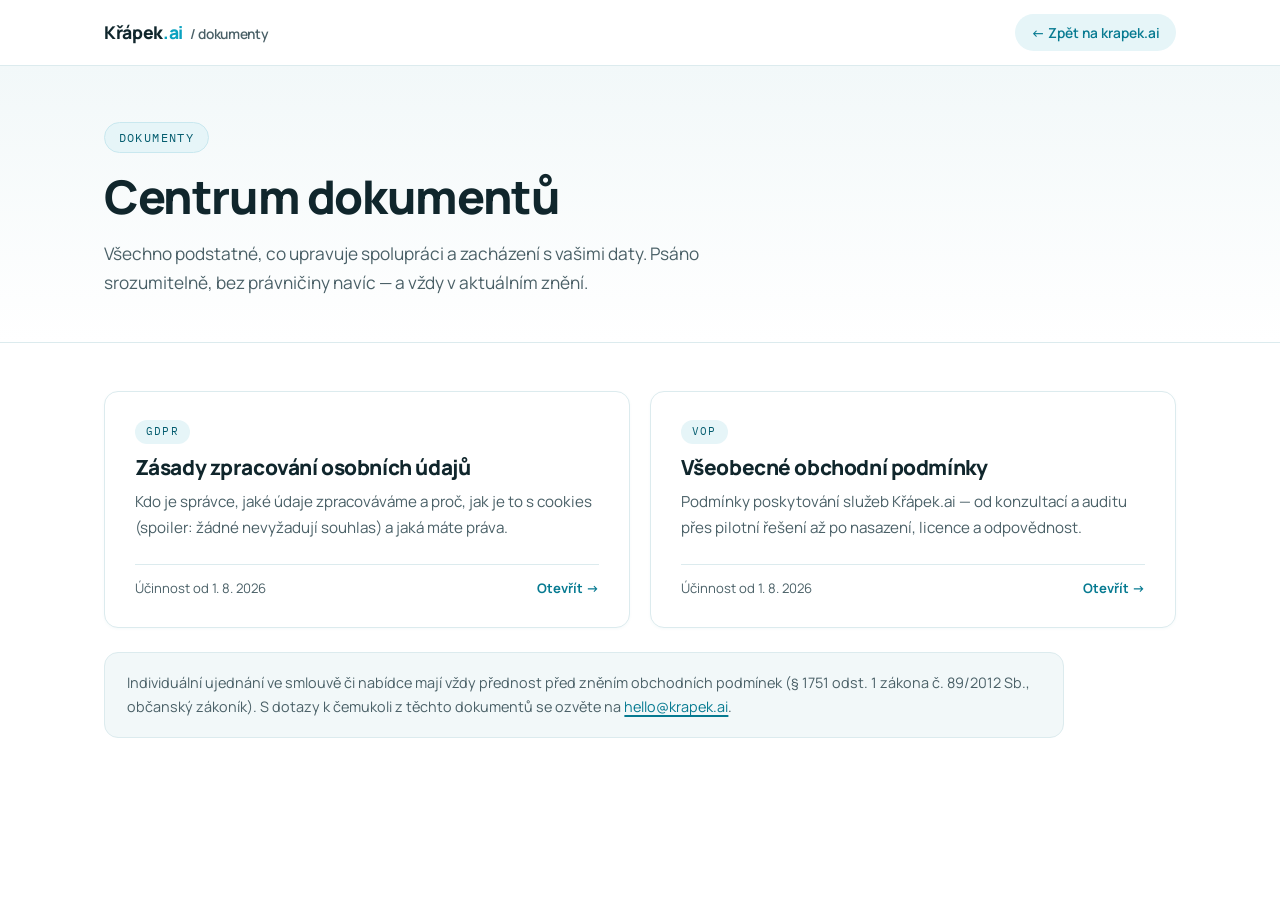
<file: index.html>
<!DOCTYPE html>
<html lang="cs">
<head>
<meta charset="UTF-8">
<meta name="viewport" content="width=device-width, initial-scale=1.0">
<title>Právní dokumenty — Křápek.ai</title>
<meta name="description" content="Právní dokumenty Křápek.ai na jednom místě: zásady zpracování osobních údajů a všeobecné obchodní podmínky.">
<meta name="robots" content="index, follow">
<meta name="theme-color" content="#0aa2c0">
<meta name="color-scheme" content="light">
<link rel="canonical" href="https://doc.krapek.ai/">
<link rel="preconnect" href="https://fonts.googleapis.com">
<link rel="preconnect" href="https://fonts.gstatic.com" crossorigin>
<link href="https://fonts.googleapis.com/css2?family=Manrope:wght@400;500;600;700;800&family=IBM+Plex+Mono:wght@400;500&display=swap" rel="stylesheet">
<link rel="stylesheet" href="assets/style.css">
</head>
<body>

<header class="top">
  <div class="top-inner">
    <a class="wordmark" href="https://doc.krapek.ai">Křápek<span>.ai</span><small>/ dokumenty</small></a>
    <a class="back-link" href="https://krapek.ai">← Zpět na krapek.ai</a>
  </div>
</header>

<div class="hero">
  <div class="hero-inner">
    <span class="eyebrow">Dokumenty</span>
    <h1>Centrum dokumentů</h1>
    <p class="lede">Všechno podstatné, co upravuje spolupráci a&nbsp;zacházení s&nbsp;vašimi daty. Psáno srozumitelně, bez právničiny navíc — a&nbsp;vždy v&nbsp;aktuálním znění.</p>
  </div>
</div>

<div class="hub">
  <div class="hub-grid">

    <a class="doc-card" href="zasady-zpracovani-osobnich-udaju/">
      <span class="tag">GDPR</span>
      <h2>Zásady zpracování osobních údajů</h2>
      <p>Kdo je správce, jaké údaje zpracováváme a&nbsp;proč, jak je to s&nbsp;cookies (spoiler: žádné nevyžadují souhlas) a&nbsp;jaká máte práva.</p>
      <span class="meta"><span>Účinnost od 1.&nbsp;8.&nbsp;2026</span><span class="open">Otevřít →</span></span>
    </a>

    <a class="doc-card" href="obchodni-podminky/">
      <span class="tag">VOP</span>
      <h2>Všeobecné obchodní podmínky</h2>
      <p>Podmínky poskytování služeb Křápek.ai — od konzultací a&nbsp;auditu přes pilotní řešení až po nasazení, licence a&nbsp;odpovědnost.</p>
      <span class="meta"><span>Účinnost od 1.&nbsp;8.&nbsp;2026</span><span class="open">Otevřít →</span></span>
    </a>

  </div>

  <div class="hub-note">
    Individuální ujednání ve smlouvě či nabídce mají vždy přednost před zněním obchodních podmínek (§&nbsp;1751 odst.&nbsp;1 zákona č.&nbsp;89/2012&nbsp;Sb., občanský zákoník). S&nbsp;dotazy k&nbsp;čemukoli z&nbsp;těchto dokumentů se ozvěte na <a href="mailto:hello@krapek.ai">hello@krapek.ai</a>.
  </div>
</div>

</body>
</html>
</file>
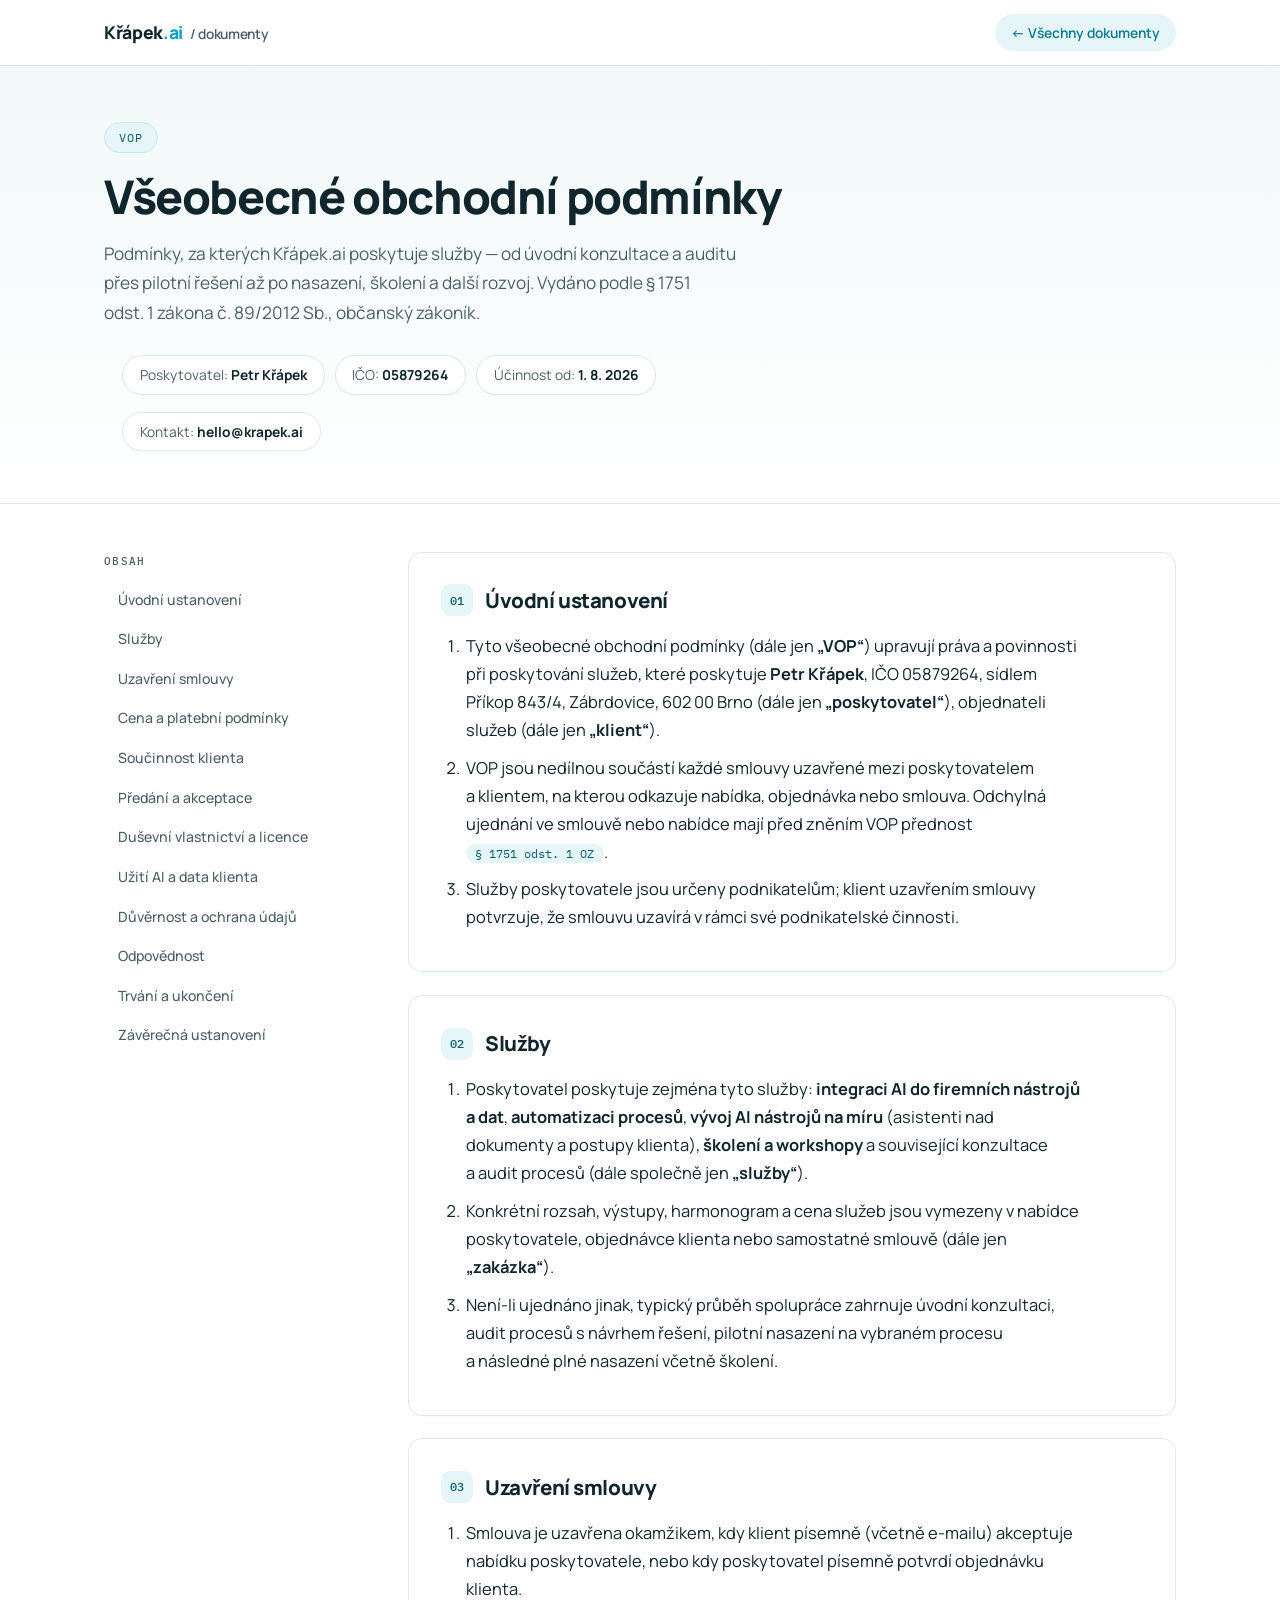
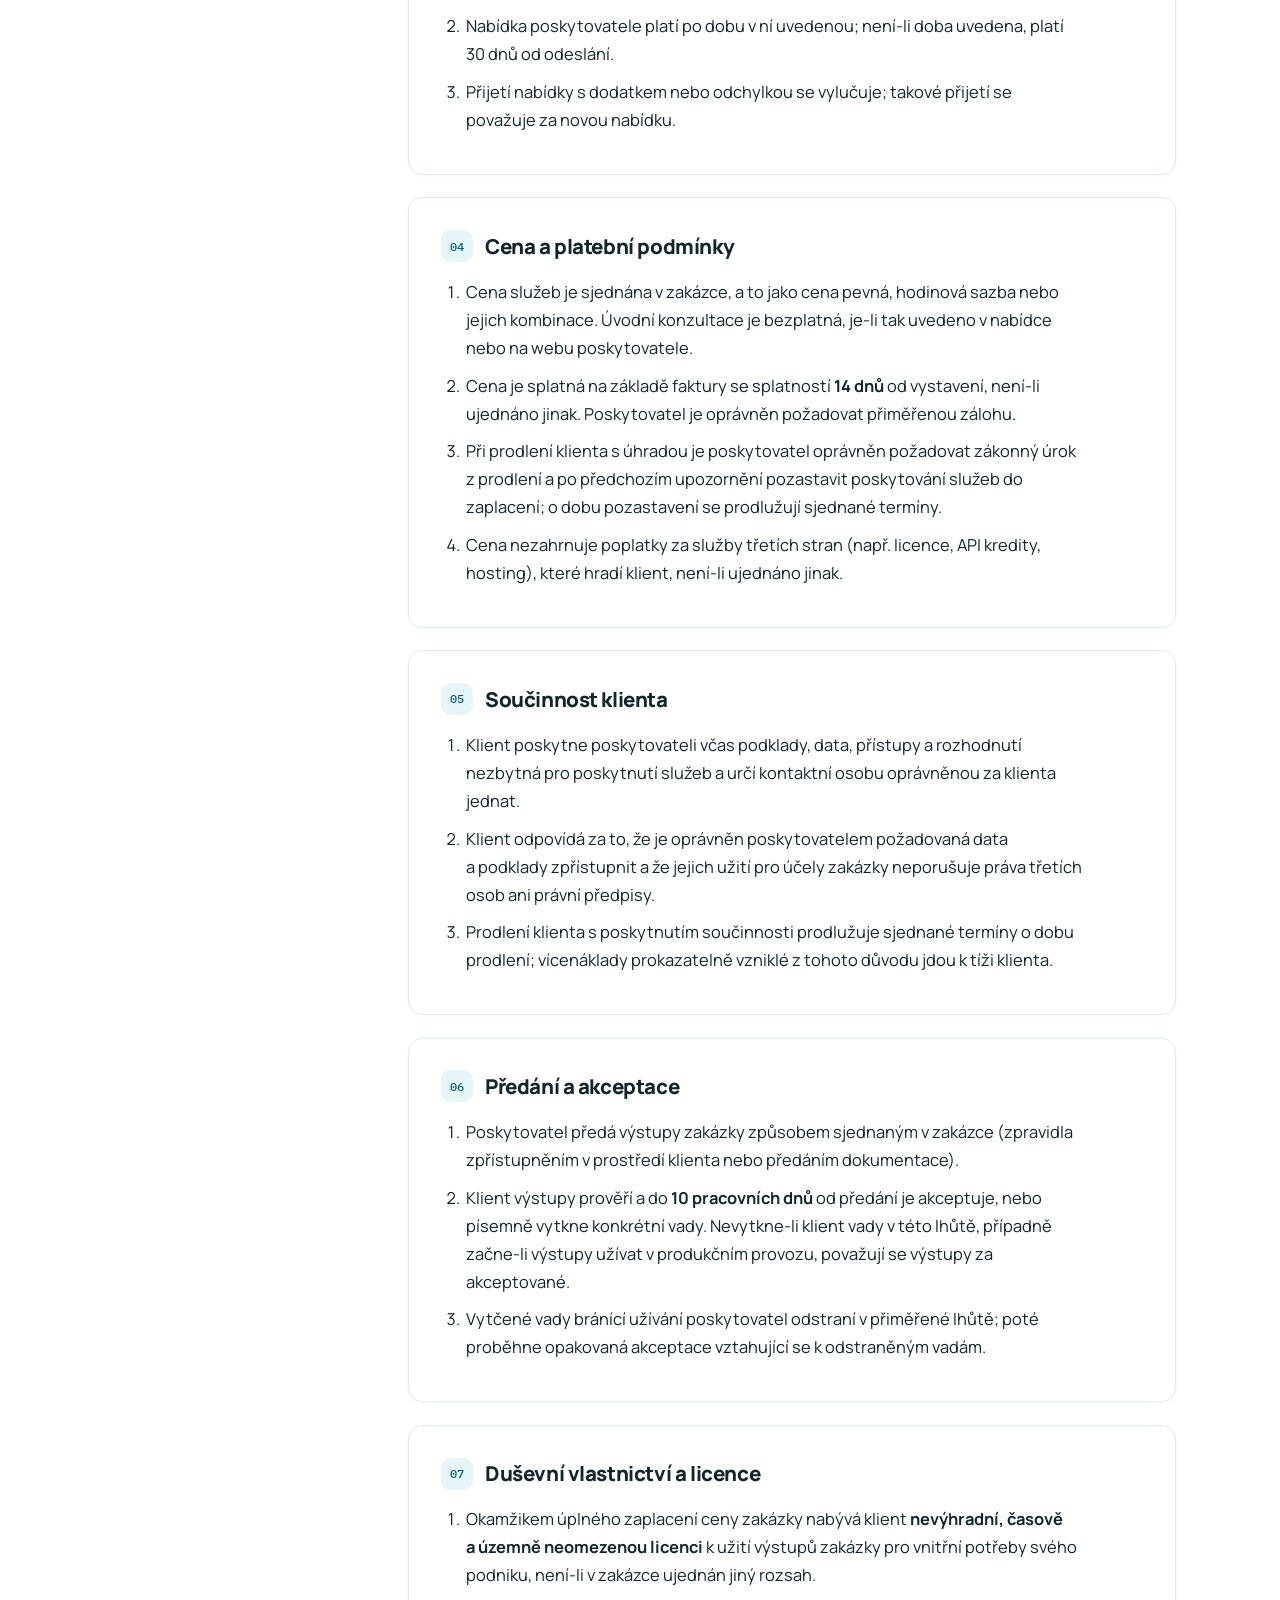
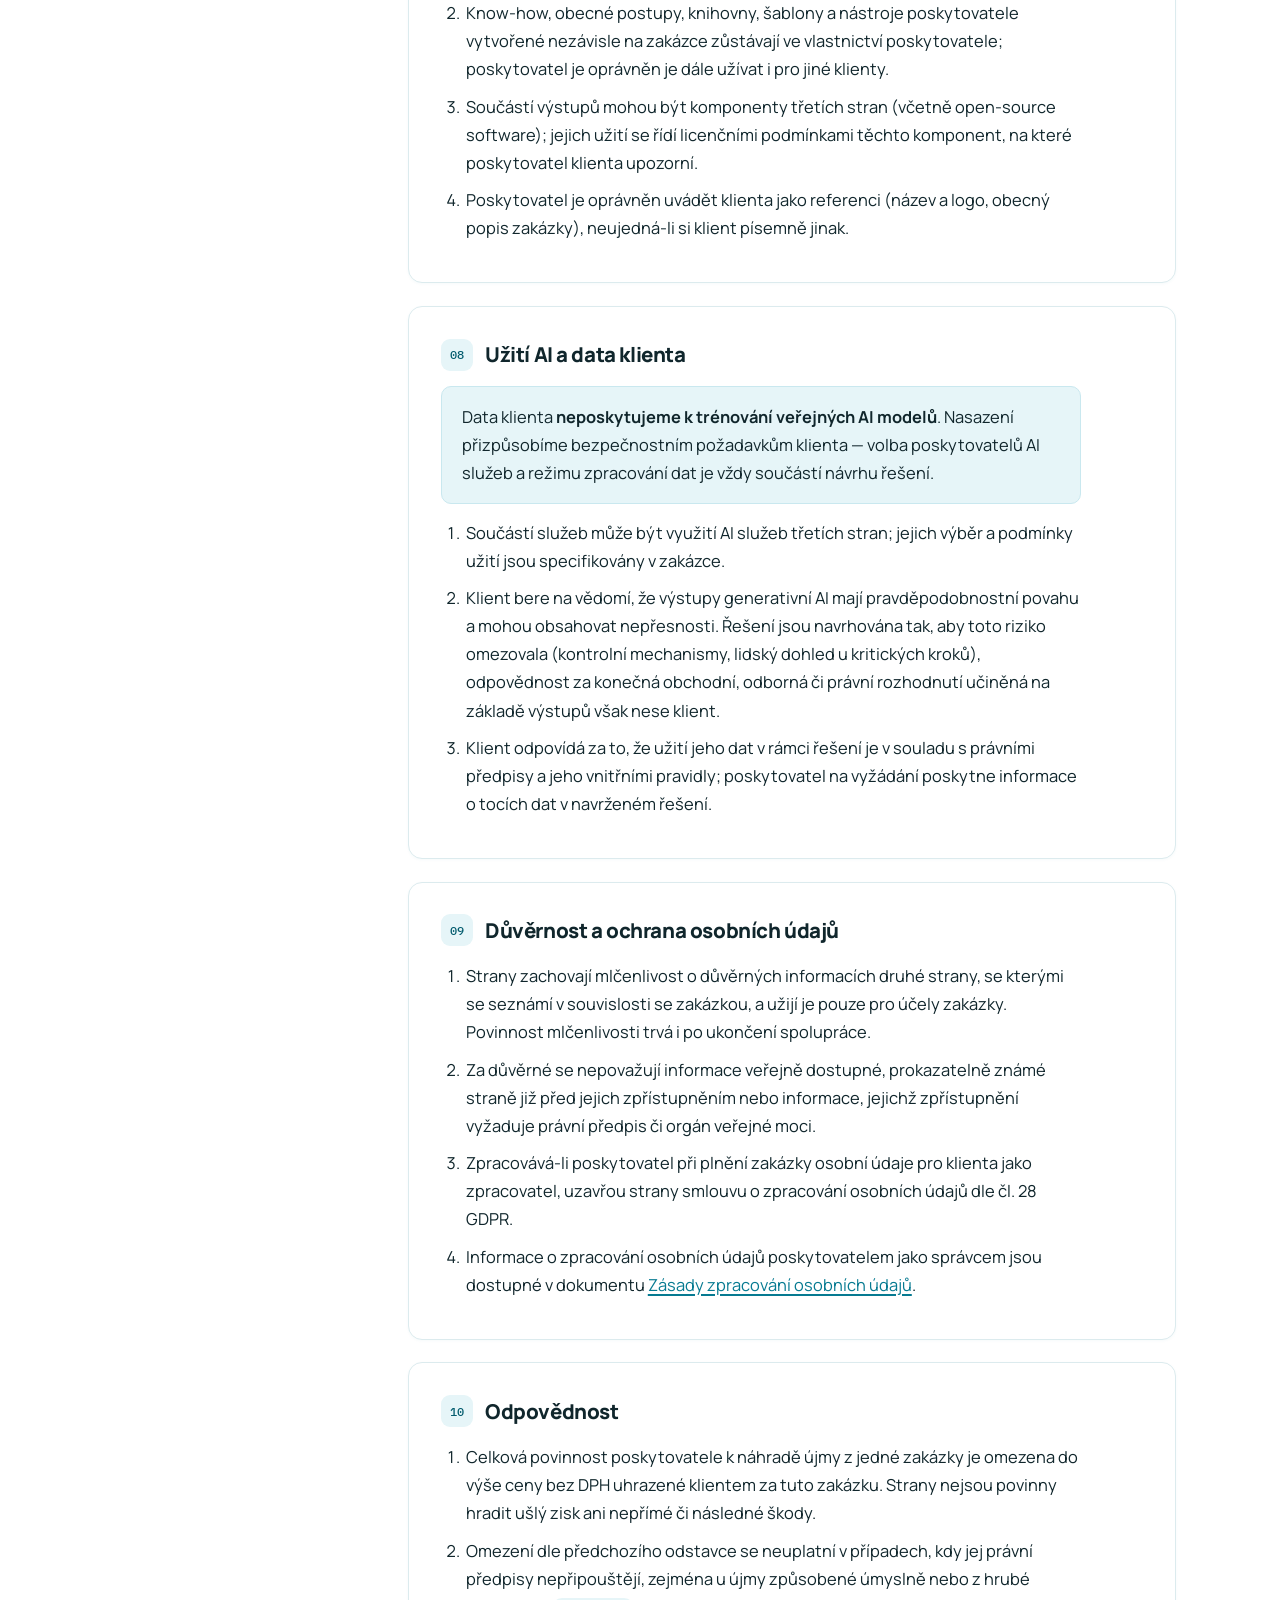
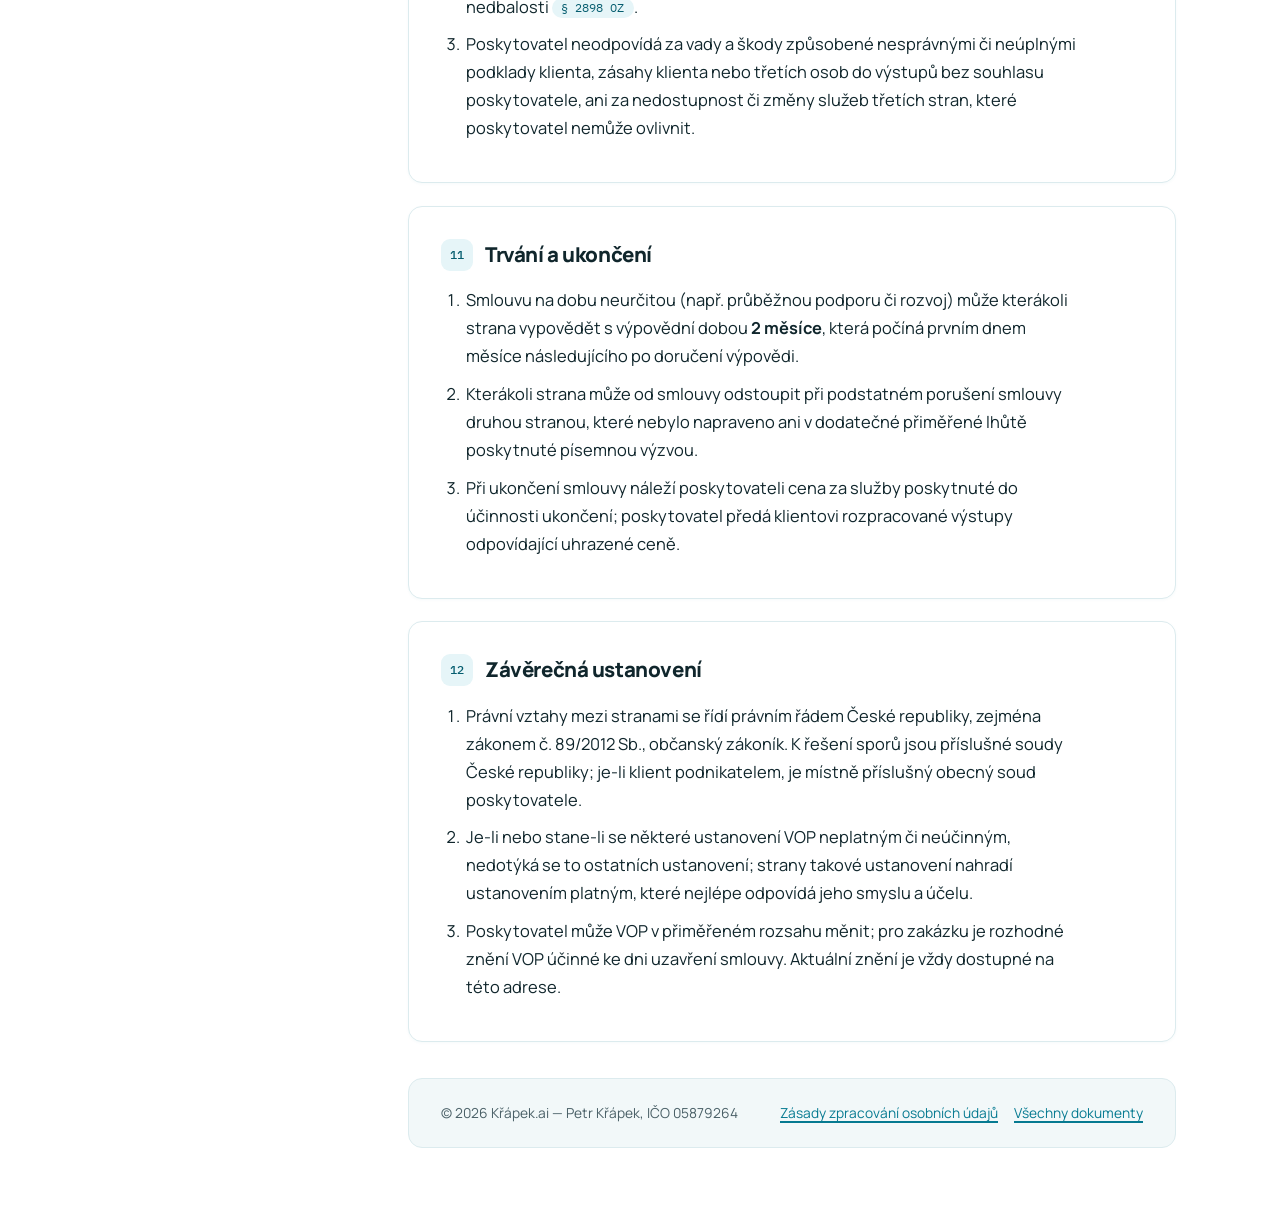
<file: obchodni-podminky/index.html>
<!DOCTYPE html>
<html lang="cs">
<head>
<meta charset="UTF-8">
<meta name="viewport" content="width=device-width, initial-scale=1.0">
<title>Všeobecné obchodní podmínky — Křápek.ai</title>
<meta name="description" content="Všeobecné obchodní podmínky poskytování služeb Křápek.ai — integrace AI, automatizace procesů, vývoj AI nástrojů na míru a školení.">
<meta name="robots" content="index, follow">
<meta name="theme-color" content="#0aa2c0">
<meta name="color-scheme" content="light">
<link rel="canonical" href="https://doc.krapek.ai/obchodni-podminky/">
<link rel="preconnect" href="https://fonts.googleapis.com">
<link rel="preconnect" href="https://fonts.gstatic.com" crossorigin>
<link href="https://fonts.googleapis.com/css2?family=Manrope:wght@400;500;600;700;800&family=IBM+Plex+Mono:wght@400;500&display=swap" rel="stylesheet">
<link rel="stylesheet" href="../assets/style.css">
</head>
<body>

<header class="top">
  <div class="top-inner">
    <a class="wordmark" href="https://doc.krapek.ai">Křápek<span>.ai</span><small>/ dokumenty</small></a>
    <a class="back-link" href="../">← Všechny dokumenty</a>
  </div>
</header>

<div class="hero">
  <div class="hero-inner">
    <span class="eyebrow">VOP</span>
    <h1>Všeobecné obchodní podmínky</h1>
    <p class="lede">Podmínky, za kterých Křápek.ai poskytuje služby — od úvodní konzultace a&nbsp;auditu přes pilotní řešení až po nasazení, školení a&nbsp;další rozvoj. Vydáno podle §&nbsp;1751 odst.&nbsp;1 zákona č.&nbsp;89/2012&nbsp;Sb., občanský zákoník.</p>
    <ul class="record">
      <li>Poskytovatel: <strong>Petr Křápek</strong></li>
      <li>IČO: <strong>05879264</strong></li>
      <li>Účinnost od: <strong>1.&nbsp;8.&nbsp;2026</strong></li>
      <li>Kontakt: <strong>hello@krapek.ai</strong></li>
    </ul>
  </div>
</div>

<div class="shell">

  <nav class="toc" aria-label="Obsah dokumentu">
    <h2>Obsah</h2>
    <ol>
      <li><a href="#uvod">Úvodní ustanovení</a></li>
      <li><a href="#sluzby">Služby</a></li>
      <li><a href="#smlouva">Uzavření smlouvy</a></li>
      <li><a href="#cena">Cena a platební podmínky</a></li>
      <li><a href="#soucinnost">Součinnost klienta</a></li>
      <li><a href="#predani">Předání a akceptace</a></li>
      <li><a href="#licence">Duševní vlastnictví a licence</a></li>
      <li><a href="#ai">Užití AI a data klienta</a></li>
      <li><a href="#duvernost">Důvěrnost a ochrana údajů</a></li>
      <li><a href="#odpovednost">Odpovědnost</a></li>
      <li><a href="#ukonceni">Trvání a ukončení</a></li>
      <li><a href="#zaver">Závěrečná ustanovení</a></li>
    </ol>
  </nav>

  <main>

    <section id="uvod">
      <h2 class="sec"><span class="num">01</span>Úvodní ustanovení</h2>
      <ol class="legal">
        <li>Tyto všeobecné obchodní podmínky (dále jen <strong>„VOP“</strong>) upravují práva a&nbsp;povinnosti při poskytování služeb, které poskytuje <strong>Petr Křápek</strong>, IČO&nbsp;05879264, sídlem Příkop&nbsp;843/4, Zábrdovice, 602&nbsp;00&nbsp;Brno (dále jen <strong>„poskytovatel“</strong>), objednateli služeb (dále jen <strong>„klient“</strong>).</li>
        <li>VOP jsou nedílnou součástí každé smlouvy uzavřené mezi poskytovatelem a&nbsp;klientem, na kterou odkazuje nabídka, objednávka nebo smlouva. Odchylná ujednání ve smlouvě nebo nabídce mají před zněním VOP přednost <span class="basis">§&nbsp;1751 odst.&nbsp;1 OZ</span>.</li>
        <li>Služby poskytovatele jsou určeny podnikatelům; klient uzavřením smlouvy potvrzuje, že smlouvu uzavírá v&nbsp;rámci své podnikatelské činnosti.</li>
      </ol>
    </section>

    <section id="sluzby">
      <h2 class="sec"><span class="num">02</span>Služby</h2>
      <ol class="legal">
        <li>Poskytovatel poskytuje zejména tyto služby: <strong>integraci AI do firemních nástrojů a&nbsp;dat</strong>, <strong>automatizaci procesů</strong>, <strong>vývoj AI nástrojů na míru</strong> (asistenti nad dokumenty a&nbsp;postupy klienta), <strong>školení a&nbsp;workshopy</strong> a&nbsp;související konzultace a&nbsp;audit procesů (dále společně jen <strong>„služby“</strong>).</li>
        <li>Konkrétní rozsah, výstupy, harmonogram a&nbsp;cena služeb jsou vymezeny v&nbsp;nabídce poskytovatele, objednávce klienta nebo samostatné smlouvě (dále jen <strong>„zakázka“</strong>).</li>
        <li>Není-li ujednáno jinak, typický průběh spolupráce zahrnuje úvodní konzultaci, audit procesů s&nbsp;návrhem řešení, pilotní nasazení na vybraném procesu a&nbsp;následné plné nasazení včetně školení.</li>
      </ol>
    </section>

    <section id="smlouva">
      <h2 class="sec"><span class="num">03</span>Uzavření smlouvy</h2>
      <ol class="legal">
        <li>Smlouva je uzavřena okamžikem, kdy klient písemně (včetně e-mailu) akceptuje nabídku poskytovatele, nebo kdy poskytovatel písemně potvrdí objednávku klienta.</li>
        <li>Nabídka poskytovatele platí po dobu v&nbsp;ní uvedenou; není-li doba uvedena, platí 30&nbsp;dnů od odeslání.</li>
        <li>Přijetí nabídky s&nbsp;dodatkem nebo odchylkou se vylučuje; takové přijetí se považuje za novou nabídku.</li>
      </ol>
    </section>

    <section id="cena">
      <h2 class="sec"><span class="num">04</span>Cena a&nbsp;platební podmínky</h2>
      <ol class="legal">
        <li>Cena služeb je sjednána v&nbsp;zakázce, a&nbsp;to jako cena pevná, hodinová sazba nebo jejich kombinace. Úvodní konzultace je bezplatná, je-li tak uvedeno v&nbsp;nabídce nebo na webu poskytovatele.</li>
        <li>Cena je splatná na základě faktury se splatností <strong>14&nbsp;dnů</strong> od vystavení, není-li ujednáno jinak. Poskytovatel je oprávněn požadovat přiměřenou zálohu.</li>
        <li>Při prodlení klienta s&nbsp;úhradou je poskytovatel oprávněn požadovat zákonný úrok z&nbsp;prodlení a&nbsp;po předchozím upozornění pozastavit poskytování služeb do zaplacení; o&nbsp;dobu pozastavení se prodlužují sjednané termíny.</li>
        <li>Cena nezahrnuje poplatky za služby třetích stran (např. licence, API kredity, hosting), které hradí klient, není-li ujednáno jinak.</li>
      </ol>
    </section>

    <section id="soucinnost">
      <h2 class="sec"><span class="num">05</span>Součinnost klienta</h2>
      <ol class="legal">
        <li>Klient poskytne poskytovateli včas podklady, data, přístupy a&nbsp;rozhodnutí nezbytná pro poskytnutí služeb a&nbsp;určí kontaktní osobu oprávněnou za klienta jednat.</li>
        <li>Klient odpovídá za to, že je oprávněn poskytovatelem požadovaná data a&nbsp;podklady zpřístupnit a&nbsp;že jejich užití pro účely zakázky neporušuje práva třetích osob ani právní předpisy.</li>
        <li>Prodlení klienta s&nbsp;poskytnutím součinnosti prodlužuje sjednané termíny o&nbsp;dobu prodlení; vícenáklady prokazatelně vzniklé z&nbsp;tohoto důvodu jdou k&nbsp;tíži klienta.</li>
      </ol>
    </section>

    <section id="predani">
      <h2 class="sec"><span class="num">06</span>Předání a&nbsp;akceptace</h2>
      <ol class="legal">
        <li>Poskytovatel předá výstupy zakázky způsobem sjednaným v&nbsp;zakázce (zpravidla zpřístupněním v&nbsp;prostředí klienta nebo předáním dokumentace).</li>
        <li>Klient výstupy prověří a&nbsp;do <strong>10&nbsp;pracovních dnů</strong> od předání je akceptuje, nebo písemně vytkne konkrétní vady. Nevytkne-li klient vady v&nbsp;této lhůtě, případně začne-li výstupy užívat v&nbsp;produkčním provozu, považují se výstupy za akceptované.</li>
        <li>Vytčené vady bránící užívání poskytovatel odstraní v&nbsp;přiměřené lhůtě; poté proběhne opakovaná akceptace vztahující se k&nbsp;odstraněným vadám.</li>
      </ol>
    </section>

    <section id="licence">
      <h2 class="sec"><span class="num">07</span>Duševní vlastnictví a&nbsp;licence</h2>
      <ol class="legal">
        <li>Okamžikem úplného zaplacení ceny zakázky nabývá klient <strong>nevýhradní, časově a&nbsp;územně neomezenou licenci</strong> k&nbsp;užití výstupů zakázky pro vnitřní potřeby svého podniku, není-li v&nbsp;zakázce ujednán jiný rozsah.</li>
        <li>Know-how, obecné postupy, knihovny, šablony a&nbsp;nástroje poskytovatele vytvořené nezávisle na zakázce zůstávají ve vlastnictví poskytovatele; poskytovatel je oprávněn je dále užívat i&nbsp;pro jiné klienty.</li>
        <li>Součástí výstupů mohou být komponenty třetích stran (včetně open-source software); jejich užití se řídí licenčními podmínkami těchto komponent, na které poskytovatel klienta upozorní.</li>
        <li>Poskytovatel je oprávněn uvádět klienta jako referenci (název a&nbsp;logo, obecný popis zakázky), neujedná-li si klient písemně jinak.</li>
      </ol>
    </section>

    <section id="ai">
      <h2 class="sec"><span class="num">08</span>Užití AI a&nbsp;data klienta</h2>
      <div class="note">
        <p>Data klienta <strong>neposkytujeme k&nbsp;trénování veřejných AI modelů</strong>. Nasazení přizpůsobíme bezpečnostním požadavkům klienta — volba poskytovatelů AI služeb a&nbsp;režimu zpracování dat je vždy součástí návrhu řešení.</p>
      </div>
      <ol class="legal">
        <li>Součástí služeb může být využití AI služeb třetích stran; jejich výběr a&nbsp;podmínky užití jsou specifikovány v&nbsp;zakázce.</li>
        <li>Klient bere na vědomí, že výstupy generativní AI mají pravděpodobnostní povahu a&nbsp;mohou obsahovat nepřesnosti. Řešení jsou navrhována tak, aby toto riziko omezovala (kontrolní mechanismy, lidský dohled u&nbsp;kritických kroků), odpovědnost za konečná obchodní, odborná či právní rozhodnutí učiněná na základě výstupů však nese klient.</li>
        <li>Klient odpovídá za to, že užití jeho dat v&nbsp;rámci řešení je v&nbsp;souladu s&nbsp;právními předpisy a&nbsp;jeho vnitřními pravidly; poskytovatel na vyžádání poskytne informace o&nbsp;tocích dat v&nbsp;navrženém řešení.</li>
      </ol>
    </section>

    <section id="duvernost">
      <h2 class="sec"><span class="num">09</span>Důvěrnost a&nbsp;ochrana osobních údajů</h2>
      <ol class="legal">
        <li>Strany zachovají mlčenlivost o&nbsp;důvěrných informacích druhé strany, se kterými se seznámí v&nbsp;souvislosti se zakázkou, a&nbsp;užijí je pouze pro účely zakázky. Povinnost mlčenlivosti trvá i&nbsp;po ukončení spolupráce.</li>
        <li>Za důvěrné se nepovažují informace veřejně dostupné, prokazatelně známé straně již před jejich zpřístupněním nebo informace, jejichž zpřístupnění vyžaduje právní předpis či orgán veřejné moci.</li>
        <li>Zpracovává-li poskytovatel při plnění zakázky osobní údaje pro klienta jako zpracovatel, uzavřou strany smlouvu o&nbsp;zpracování osobních údajů dle čl.&nbsp;28 GDPR.</li>
        <li>Informace o&nbsp;zpracování osobních údajů poskytovatelem jako správcem jsou dostupné v&nbsp;dokumentu <a href="../zasady-zpracovani-osobnich-udaju/">Zásady zpracování osobních údajů</a>.</li>
      </ol>
    </section>

    <section id="odpovednost">
      <h2 class="sec"><span class="num">10</span>Odpovědnost</h2>
      <ol class="legal">
        <li>Celková povinnost poskytovatele k&nbsp;náhradě újmy z&nbsp;jedné zakázky je omezena do výše ceny bez DPH uhrazené klientem za tuto zakázku. Strany nejsou povinny hradit ušlý zisk ani nepřímé či následné škody.</li>
        <li>Omezení dle předchozího odstavce se neuplatní v&nbsp;případech, kdy jej právní předpisy nepřipouštějí, zejména u&nbsp;újmy způsobené úmyslně nebo z&nbsp;hrubé nedbalosti <span class="basis">§&nbsp;2898 OZ</span>.</li>
        <li>Poskytovatel neodpovídá za vady a&nbsp;škody způsobené nesprávnými či neúplnými podklady klienta, zásahy klienta nebo třetích osob do výstupů bez souhlasu poskytovatele, ani za nedostupnost či změny služeb třetích stran, které poskytovatel nemůže ovlivnit.</li>
      </ol>
    </section>

    <section id="ukonceni">
      <h2 class="sec"><span class="num">11</span>Trvání a&nbsp;ukončení</h2>
      <ol class="legal">
        <li>Smlouvu na dobu neurčitou (např. průběžnou podporu či rozvoj) může kterákoli strana vypovědět s&nbsp;výpovědní dobou <strong>2&nbsp;měsíce</strong>, která počíná prvním dnem měsíce následujícího po doručení výpovědi.</li>
        <li>Kterákoli strana může od smlouvy odstoupit při podstatném porušení smlouvy druhou stranou, které nebylo napraveno ani v&nbsp;dodatečné přiměřené lhůtě poskytnuté písemnou výzvou.</li>
        <li>Při ukončení smlouvy náleží poskytovateli cena za služby poskytnuté do účinnosti ukončení; poskytovatel předá klientovi rozpracované výstupy odpovídající uhrazené ceně.</li>
      </ol>
    </section>

    <section id="zaver">
      <h2 class="sec"><span class="num">12</span>Závěrečná ustanovení</h2>
      <ol class="legal">
        <li>Právní vztahy mezi stranami se řídí právním řádem České republiky, zejména zákonem č.&nbsp;89/2012&nbsp;Sb., občanský zákoník. K&nbsp;řešení sporů jsou příslušné soudy České republiky; je-li klient podnikatelem, je místně příslušný obecný soud poskytovatele.</li>
        <li>Je-li nebo stane-li se některé ustanovení VOP neplatným či neúčinným, nedotýká se to ostatních ustanovení; strany takové ustanovení nahradí ustanovením platným, které nejlépe odpovídá jeho smyslu a&nbsp;účelu.</li>
        <li>Poskytovatel může VOP v&nbsp;přiměřeném rozsahu měnit; pro zakázku je rozhodné znění VOP účinné ke dni uzavření smlouvy. Aktuální znění je vždy dostupné na této adrese.</li>
      </ol>
    </section>

    <footer class="doc-foot">
      <span>© 2026 Křápek.ai — Petr Křápek, IČO 05879264</span>
      <nav aria-label="Další dokumenty">
        <a href="../zasady-zpracovani-osobnich-udaju/">Zásady zpracování osobních údajů</a>
        <a href="../">Všechny dokumenty</a>
      </nav>
    </footer>
  </main>

</div>

</body>
</html>
</file>
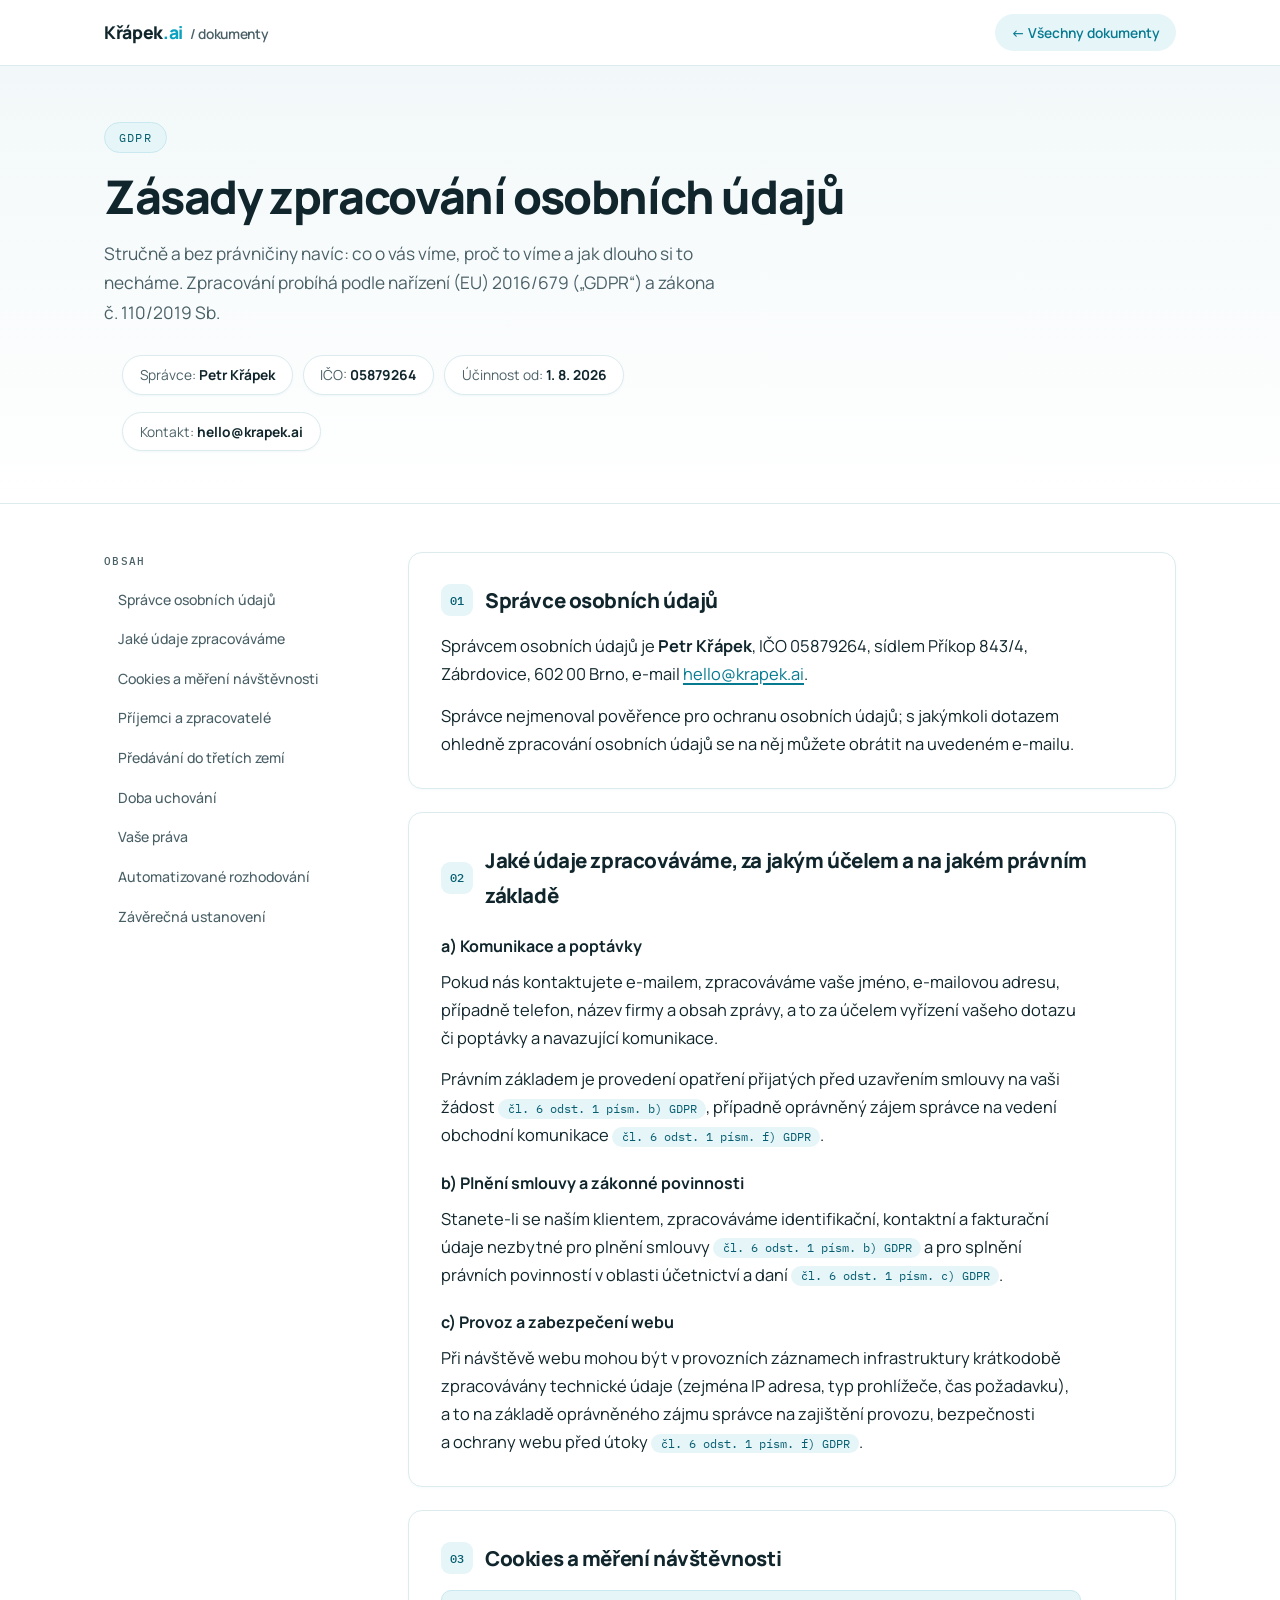
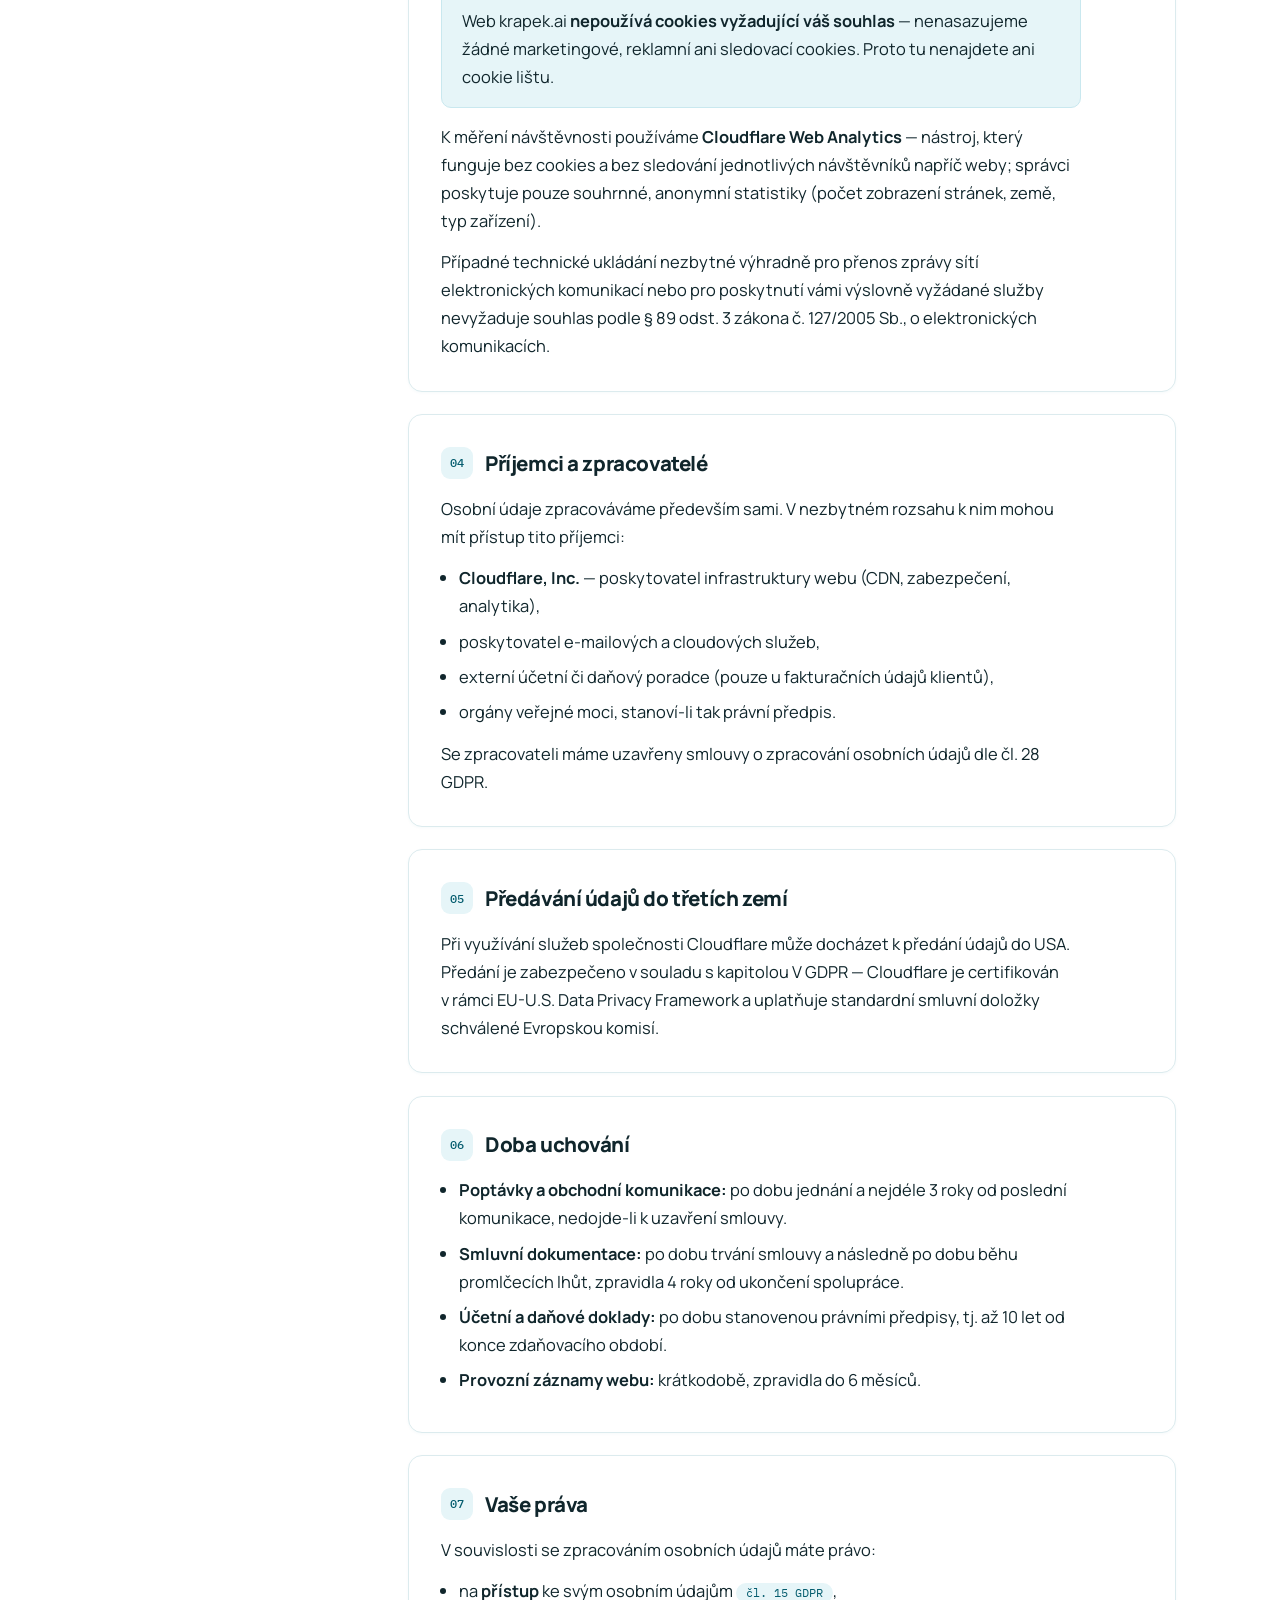
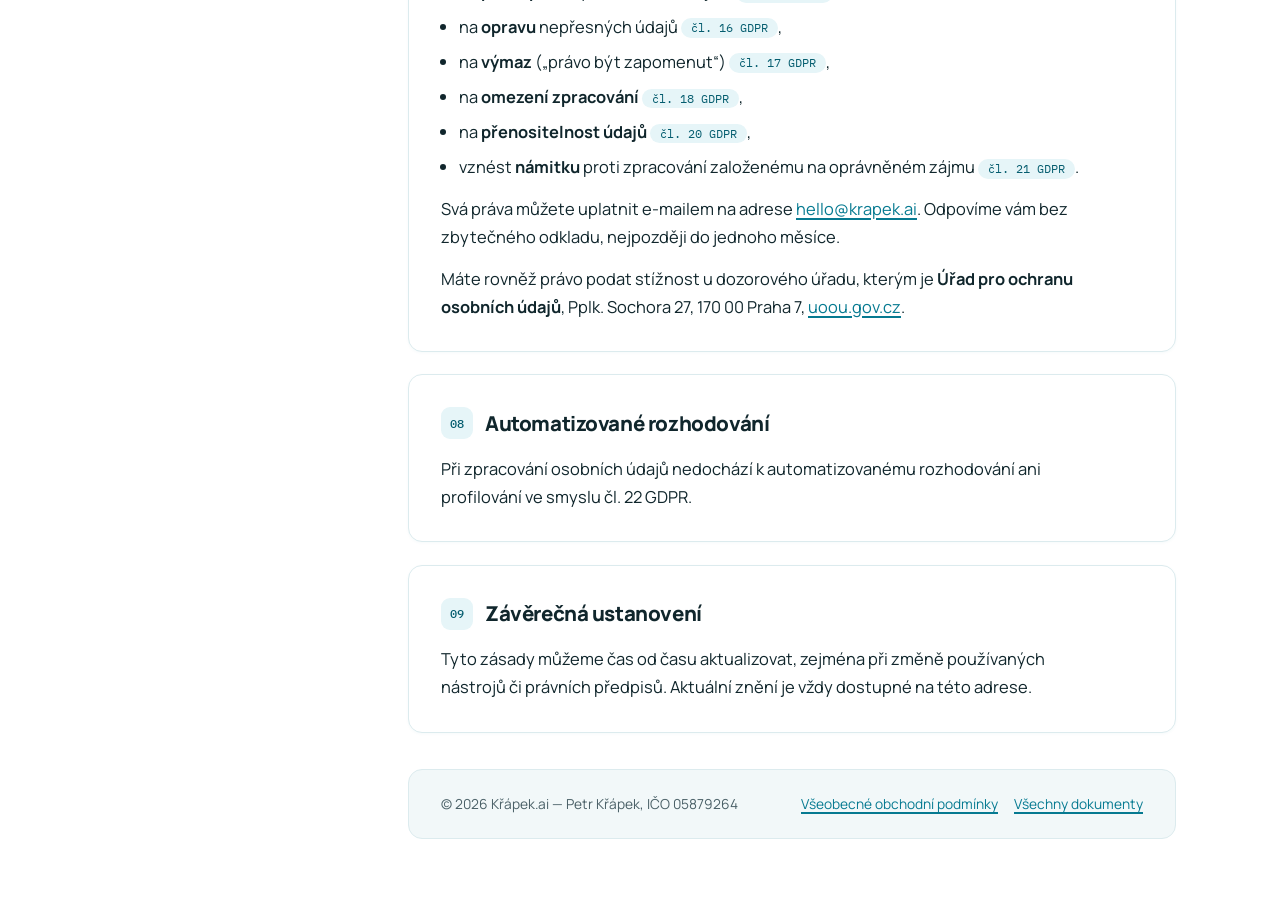
<file: zasady-zpracovani-osobnich-udaju/index.html>
<!DOCTYPE html>
<html lang="cs">
<head>
<meta charset="UTF-8">
<meta name="viewport" content="width=device-width, initial-scale=1.0">
<title>Zásady zpracování osobních údajů — Křápek.ai</title>
<meta name="description" content="Zásady zpracování osobních údajů webu krapek.ai — kdo je správce, jaké údaje zpracováváme, cookies a vaše práva podle GDPR.">
<meta name="robots" content="index, follow">
<meta name="theme-color" content="#0aa2c0">
<meta name="color-scheme" content="light">
<link rel="canonical" href="https://doc.krapek.ai/zasady-zpracovani-osobnich-udaju/">
<link rel="preconnect" href="https://fonts.googleapis.com">
<link rel="preconnect" href="https://fonts.gstatic.com" crossorigin>
<link href="https://fonts.googleapis.com/css2?family=Manrope:wght@400;500;600;700;800&family=IBM+Plex+Mono:wght@400;500&display=swap" rel="stylesheet">
<link rel="stylesheet" href="../assets/style.css">
</head>
<body>

<header class="top">
  <div class="top-inner">
    <a class="wordmark" href="https://doc.krapek.ai">Křápek<span>.ai</span><small>/ dokumenty</small></a>
    <a class="back-link" href="../">← Všechny dokumenty</a>
  </div>
</header>

<div class="hero">
  <div class="hero-inner">
    <span class="eyebrow">GDPR</span>
    <h1>Zásady zpracování osobních údajů</h1>
    <p class="lede">Stručně a bez právničiny navíc: co o vás víme, proč to víme a jak dlouho si to necháme. Zpracování probíhá podle nařízení (EU) 2016/679 („GDPR“) a zákona č.&nbsp;110/2019&nbsp;Sb.</p>
    <ul class="record">
      <li>Správce: <strong>Petr Křápek</strong></li>
      <li>IČO: <strong>05879264</strong></li>
      <li>Účinnost od: <strong>1.&nbsp;8.&nbsp;2026</strong></li>
      <li>Kontakt: <strong>hello@krapek.ai</strong></li>
    </ul>
  </div>
</div>

<div class="shell">

  <nav class="toc" aria-label="Obsah dokumentu">
    <h2>Obsah</h2>
    <ol>
      <li><a href="#spravce">Správce osobních údajů</a></li>
      <li><a href="#udaje">Jaké údaje zpracováváme</a></li>
      <li><a href="#cookies">Cookies a měření návštěvnosti</a></li>
      <li><a href="#prijemci">Příjemci a zpracovatelé</a></li>
      <li><a href="#treti-zeme">Předávání do třetích zemí</a></li>
      <li><a href="#doba">Doba uchování</a></li>
      <li><a href="#prava">Vaše práva</a></li>
      <li><a href="#rozhodovani">Automatizované rozhodování</a></li>
      <li><a href="#zaver">Závěrečná ustanovení</a></li>
    </ol>
  </nav>

  <main>

    <section id="spravce">
      <h2 class="sec"><span class="num">01</span>Správce osobních údajů</h2>
      <p>Správcem osobních údajů je <strong>Petr Křápek</strong>, IČO&nbsp;05879264, sídlem Příkop&nbsp;843/4, Zábrdovice, 602&nbsp;00&nbsp;Brno, e-mail <a href="mailto:hello@krapek.ai">hello@krapek.ai</a>.</p>
      <p>Správce nejmenoval pověřence pro ochranu osobních údajů; s&nbsp;jakýmkoli dotazem ohledně zpracování osobních údajů se na něj můžete obrátit na uvedeném e-mailu.</p>
    </section>

    <section id="udaje">
      <h2 class="sec"><span class="num">02</span>Jaké údaje zpracováváme, za jakým účelem a&nbsp;na jakém právním základě</h2>

      <h3>a) Komunikace a&nbsp;poptávky</h3>
      <p>Pokud nás kontaktujete e-mailem, zpracováváme vaše jméno, e-mailovou adresu, případně telefon, název firmy a&nbsp;obsah zprávy, a&nbsp;to za účelem vyřízení vašeho dotazu či poptávky a&nbsp;navazující komunikace.</p>
      <p>Právním základem je provedení opatření přijatých před uzavřením smlouvy na vaši žádost <span class="basis">čl.&nbsp;6&nbsp;odst.&nbsp;1 písm.&nbsp;b) GDPR</span>, případně oprávněný zájem správce na vedení obchodní komunikace <span class="basis">čl.&nbsp;6&nbsp;odst.&nbsp;1 písm.&nbsp;f) GDPR</span>.</p>

      <h3>b) Plnění smlouvy a&nbsp;zákonné povinnosti</h3>
      <p>Stanete-li se naším klientem, zpracováváme identifikační, kontaktní a&nbsp;fakturační údaje nezbytné pro plnění smlouvy <span class="basis">čl.&nbsp;6&nbsp;odst.&nbsp;1 písm.&nbsp;b) GDPR</span> a&nbsp;pro splnění právních povinností v&nbsp;oblasti účetnictví a&nbsp;daní <span class="basis">čl.&nbsp;6&nbsp;odst.&nbsp;1 písm.&nbsp;c) GDPR</span>.</p>

      <h3>c) Provoz a&nbsp;zabezpečení webu</h3>
      <p>Při návštěvě webu mohou být v&nbsp;provozních záznamech infrastruktury krátkodobě zpracovávány technické údaje (zejména IP&nbsp;adresa, typ prohlížeče, čas požadavku), a&nbsp;to na základě oprávněného zájmu správce na zajištění provozu, bezpečnosti a&nbsp;ochrany webu před útoky <span class="basis">čl.&nbsp;6&nbsp;odst.&nbsp;1 písm.&nbsp;f) GDPR</span>.</p>
    </section>

    <section id="cookies">
      <h2 class="sec"><span class="num">03</span>Cookies a&nbsp;měření návštěvnosti</h2>
      <div class="note">
        <p>Web krapek.ai <strong>nepoužívá cookies vyžadující váš souhlas</strong> — nenasazujeme žádné marketingové, reklamní ani sledovací cookies. Proto tu nenajdete ani cookie lištu.</p>
      </div>
      <p>K&nbsp;měření návštěvnosti používáme <strong>Cloudflare Web Analytics</strong> — nástroj, který funguje bez cookies a&nbsp;bez sledování jednotlivých návštěvníků napříč weby; správci poskytuje pouze souhrnné, anonymní statistiky (počet zobrazení stránek, země, typ zařízení).</p>
      <p>Případné technické ukládání nezbytné výhradně pro přenos zprávy sítí elektronických komunikací nebo pro poskytnutí vámi výslovně vyžádané služby nevyžaduje souhlas podle §&nbsp;89 odst.&nbsp;3 zákona č.&nbsp;127/2005&nbsp;Sb., o&nbsp;elektronických komunikacích.</p>
    </section>

    <section id="prijemci">
      <h2 class="sec"><span class="num">04</span>Příjemci a&nbsp;zpracovatelé</h2>
      <p>Osobní údaje zpracováváme především sami. V&nbsp;nezbytném rozsahu k&nbsp;nim mohou mít přístup tito příjemci:</p>
      <ul>
        <li><strong>Cloudflare,&nbsp;Inc.</strong> — poskytovatel infrastruktury webu (CDN, zabezpečení, analytika),</li>
        <li>poskytovatel e-mailových a&nbsp;cloudových služeb,</li>
        <li>externí účetní či daňový poradce (pouze u&nbsp;fakturačních údajů klientů),</li>
        <li>orgány veřejné moci, stanoví-li tak právní předpis.</li>
      </ul>
      <p>Se zpracovateli máme uzavřeny smlouvy o&nbsp;zpracování osobních údajů dle čl.&nbsp;28 GDPR.</p>
    </section>

    <section id="treti-zeme">
      <h2 class="sec"><span class="num">05</span>Předávání údajů do třetích zemí</h2>
      <p>Při využívání služeb společnosti Cloudflare může docházet k&nbsp;předání údajů do USA. Předání je zabezpečeno v&nbsp;souladu s&nbsp;kapitolou&nbsp;V GDPR — Cloudflare je certifikován v&nbsp;rámci EU-U.S.&nbsp;Data Privacy Framework a&nbsp;uplatňuje standardní smluvní doložky schválené Evropskou komisí.</p>
    </section>

    <section id="doba">
      <h2 class="sec"><span class="num">06</span>Doba uchování</h2>
      <ul>
        <li><strong>Poptávky a&nbsp;obchodní komunikace:</strong> po dobu jednání a&nbsp;nejdéle 3&nbsp;roky od poslední komunikace, nedojde-li k&nbsp;uzavření smlouvy.</li>
        <li><strong>Smluvní dokumentace:</strong> po dobu trvání smlouvy a&nbsp;následně po dobu běhu promlčecích lhůt, zpravidla 4&nbsp;roky od ukončení spolupráce.</li>
        <li><strong>Účetní a&nbsp;daňové doklady:</strong> po dobu stanovenou právními předpisy, tj.&nbsp;až 10&nbsp;let od konce zdaňovacího období.</li>
        <li><strong>Provozní záznamy webu:</strong> krátkodobě, zpravidla do 6&nbsp;měsíců.</li>
      </ul>
    </section>

    <section id="prava">
      <h2 class="sec"><span class="num">07</span>Vaše práva</h2>
      <p>V&nbsp;souvislosti se zpracováním osobních údajů máte právo:</p>
      <ul>
        <li>na <strong>přístup</strong> ke svým osobním údajům <span class="basis">čl.&nbsp;15 GDPR</span>,</li>
        <li>na <strong>opravu</strong> nepřesných údajů <span class="basis">čl.&nbsp;16 GDPR</span>,</li>
        <li>na <strong>výmaz</strong> („právo být zapomenut“) <span class="basis">čl.&nbsp;17 GDPR</span>,</li>
        <li>na <strong>omezení zpracování</strong> <span class="basis">čl.&nbsp;18 GDPR</span>,</li>
        <li>na <strong>přenositelnost údajů</strong> <span class="basis">čl.&nbsp;20 GDPR</span>,</li>
        <li>vznést <strong>námitku</strong> proti zpracování založenému na oprávněném zájmu <span class="basis">čl.&nbsp;21 GDPR</span>.</li>
      </ul>
      <p>Svá práva můžete uplatnit e-mailem na adrese <a href="mailto:hello@krapek.ai">hello@krapek.ai</a>. Odpovíme vám bez zbytečného odkladu, nejpozději do jednoho měsíce.</p>
      <p>Máte rovněž právo podat stížnost u&nbsp;dozorového úřadu, kterým je <strong>Úřad pro ochranu osobních údajů</strong>, Pplk.&nbsp;Sochora&nbsp;27, 170&nbsp;00&nbsp;Praha&nbsp;7, <a href="https://uoou.gov.cz" rel="noopener">uoou.gov.cz</a>.</p>
    </section>

    <section id="rozhodovani">
      <h2 class="sec"><span class="num">08</span>Automatizované rozhodování</h2>
      <p>Při zpracování osobních údajů nedochází k&nbsp;automatizovanému rozhodování ani profilování ve smyslu čl.&nbsp;22 GDPR.</p>
    </section>

    <section id="zaver">
      <h2 class="sec"><span class="num">09</span>Závěrečná ustanovení</h2>
      <p>Tyto zásady můžeme čas od času aktualizovat, zejména při změně používaných nástrojů či právních předpisů. Aktuální znění je vždy dostupné na této adrese.</p>
    </section>

    <footer class="doc-foot">
      <span>© 2026 Křápek.ai — Petr Křápek, IČO 05879264</span>
      <nav aria-label="Další dokumenty">
        <a href="../obchodni-podminky/">Všeobecné obchodní podmínky</a>
        <a href="../">Všechny dokumenty</a>
      </nav>
    </footer>
  </main>

</div>

</body>
</html>
</file>
<file: assets/style.css>
/* doc.krapek.ai — sdílené styly */
:root {
  --ink: #10262c;
  --ink-soft: #4a6067;
  --paper: #ffffff;
  --mist: #f2f8f9;
  --line: #dcebee;
  --teal: #0aa2c0;
  --teal-deep: #067a91;
  --teal-ink: #055d6f;
  --teal-wash: #e6f5f8;
  --sans: "Manrope", system-ui, sans-serif;
  --mono: "IBM Plex Mono", ui-monospace, monospace;
  --radius: 14px;
}
* { margin: 0; padding: 0; box-sizing: border-box; }
html { scroll-behavior: smooth; }
@media (prefers-reduced-motion: reduce) { html { scroll-behavior: auto; } }
body {
  font-family: var(--sans);
  background: var(--paper);
  color: var(--ink);
  font-size: 1.03rem;
  line-height: 1.7;
}
a { color: var(--teal-deep); text-decoration-thickness: 1.5px; text-underline-offset: 3px; }
a:hover { color: var(--teal); }
:focus-visible { outline: 2.5px solid var(--teal); outline-offset: 3px; border-radius: 6px; }

/* Hlavička */
.top {
  position: sticky;
  top: 0;
  z-index: 10;
  background: rgba(255,255,255,0.92);
  backdrop-filter: blur(8px);
  border-bottom: 1px solid var(--line);
}
.top-inner {
  max-width: 70rem;
  margin: 0 auto;
  padding: 0.9rem 1.5rem;
  display: flex;
  align-items: center;
  justify-content: space-between;
  gap: 1rem;
}
.wordmark {
  font-weight: 800;
  font-size: 1.1rem;
  color: var(--ink);
  text-decoration: none;
  letter-spacing: -0.02em;
}
.wordmark span { color: var(--teal); }
.wordmark small {
  font-weight: 600;
  font-size: 0.78em;
  color: var(--ink-soft);
  margin-left: 0.45rem;
}
.back-link {
  font-size: 0.86rem;
  font-weight: 600;
  text-decoration: none;
  color: var(--teal-deep);
  background: var(--teal-wash);
  border-radius: 999px;
  padding: 0.4rem 1rem;
  white-space: nowrap;
}
.back-link:hover { background: #d8eff4; color: var(--teal-ink); }

/* Hero */
.hero {
  background: linear-gradient(180deg, var(--mist) 0%, #ffffff 100%);
  border-bottom: 1px solid var(--line);
}
.hero-inner {
  max-width: 70rem;
  margin: 0 auto;
  padding: 3.5rem 1.5rem 2.75rem;
}
.eyebrow {
  display: inline-block;
  font-family: var(--mono);
  font-size: 0.72rem;
  text-transform: uppercase;
  letter-spacing: 0.12em;
  color: var(--teal-ink);
  background: var(--teal-wash);
  border: 1px solid #c9e8ef;
  border-radius: 999px;
  padding: 0.3rem 0.85rem;
  margin-bottom: 1.1rem;
}
h1 {
  font-weight: 800;
  font-size: clamp(1.9rem, 4.5vw, 2.9rem);
  line-height: 1.12;
  letter-spacing: -0.03em;
  max-width: 24ch;
  margin-bottom: 1rem;
}
.hero p.lede {
  max-width: 58ch;
  color: var(--ink-soft);
  font-size: 1.08rem;
  margin-bottom: 1.75rem;
}
.hero p.lede:last-child { margin-bottom: 0; }
.record {
  display: flex;
  flex-wrap: wrap;
  gap: 0.6rem;
  list-style: none;
}
.record li {
  background: #fff;
  border: 1px solid var(--line);
  border-radius: 999px;
  padding: 0.45rem 1.05rem;
  font-size: 0.86rem;
  color: var(--ink-soft);
  box-shadow: 0 1px 2px rgba(6, 122, 145, 0.05);
}
.record li strong { color: var(--ink); font-weight: 700; }

/* Rozcestník dokumentů */
.hub {
  max-width: 70rem;
  margin: 0 auto;
  padding: 3rem 1.5rem 5rem;
}
.hub-grid {
  display: grid;
  grid-template-columns: repeat(auto-fit, minmax(19rem, 1fr));
  gap: 1.25rem;
  margin-bottom: 1.5rem;
}
.doc-card {
  display: flex;
  flex-direction: column;
  gap: 0.6rem;
  background: #fff;
  border: 1px solid var(--line);
  border-radius: var(--radius);
  padding: 1.75rem 1.85rem;
  text-decoration: none;
  color: var(--ink);
  box-shadow: 0 1px 3px rgba(6, 122, 145, 0.04);
  transition: border-color 120ms ease, box-shadow 120ms ease, transform 120ms ease;
}
.doc-card:hover {
  border-color: #b9e2ea;
  box-shadow: 0 6px 18px rgba(6, 122, 145, 0.10);
  transform: translateY(-2px);
  color: var(--ink);
}
@media (prefers-reduced-motion: reduce) { .doc-card { transition: none; } .doc-card:hover { transform: none; } }
.doc-card .tag {
  align-self: flex-start;
  font-family: var(--mono);
  font-size: 0.66rem;
  text-transform: uppercase;
  letter-spacing: 0.12em;
  color: var(--teal-ink);
  background: var(--teal-wash);
  border-radius: 999px;
  padding: 0.2rem 0.7rem;
}
.doc-card h2 {
  font-weight: 800;
  font-size: 1.3rem;
  letter-spacing: -0.02em;
  line-height: 1.25;
}
.doc-card p { color: var(--ink-soft); font-size: 0.95rem; }
.doc-card .meta {
  margin-top: auto;
  padding-top: 0.75rem;
  display: flex;
  justify-content: space-between;
  align-items: baseline;
  gap: 0.75rem;
  font-size: 0.82rem;
  color: var(--ink-soft);
  border-top: 1px solid var(--line);
}
.doc-card .open {
  font-weight: 700;
  color: var(--teal-deep);
  white-space: nowrap;
}
.hub-note {
  background: var(--mist);
  border: 1px solid var(--line);
  border-radius: var(--radius);
  padding: 1.1rem 1.4rem;
  font-size: 0.9rem;
  color: var(--ink-soft);
  max-width: 60rem;
}

/* Rozvržení dokumentu */
.shell {
  max-width: 70rem;
  margin: 0 auto;
  padding: 3rem 1.5rem 5rem;
  display: grid;
  grid-template-columns: 15.5rem minmax(0, 1fr);
  gap: 3.5rem;
}
nav.toc {
  position: sticky;
  top: 5rem;
  align-self: start;
  font-size: 0.88rem;
}
nav.toc h2 {
  font-family: var(--mono);
  font-size: 0.68rem;
  text-transform: uppercase;
  letter-spacing: 0.12em;
  color: var(--ink-soft);
  font-weight: 500;
  margin-bottom: 0.8rem;
}
nav.toc ol { list-style: none; }
nav.toc a {
  display: block;
  padding: 0.42rem 0.9rem;
  border-radius: 8px;
  color: var(--ink-soft);
  font-weight: 500;
  text-decoration: none;
  line-height: 1.35;
}
nav.toc a:hover { color: var(--teal-ink); background: var(--teal-wash); }

main { min-width: 0; }
main section[id] { scroll-margin-top: 5rem; }
section {
  background: #fff;
  border: 1px solid var(--line);
  border-radius: var(--radius);
  padding: 1.9rem 2rem;
  margin-bottom: 1.4rem;
  box-shadow: 0 1px 3px rgba(6, 122, 145, 0.04);
}
h2.sec {
  font-weight: 800;
  font-size: 1.28rem;
  letter-spacing: -0.02em;
  margin-bottom: 0.9rem;
  display: flex;
  align-items: center;
  gap: 0.75rem;
}
h2.sec .num {
  flex: none;
  width: 2rem;
  height: 2rem;
  display: grid;
  place-items: center;
  background: var(--teal-wash);
  color: var(--teal-ink);
  border-radius: 9px;
  font-family: var(--mono);
  font-size: 0.78rem;
  font-weight: 500;
}
h3 {
  font-weight: 700;
  font-size: 1rem;
  margin: 1.3rem 0 0.45rem;
}
p { margin-bottom: 0.85rem; max-width: 64ch; }
p:last-child, ul:last-child, ol.legal:last-child { margin-bottom: 0; }
ul { margin: 0 0 0.85rem 1.15rem; max-width: 62ch; }
li { margin-bottom: 0.45rem; }
ol.legal {
  margin: 0 0 0.85rem 1.35rem;
  max-width: 62ch;
}
ol.legal > li { margin-bottom: 0.6rem; padding-left: 0.2rem; }
.basis {
  font-family: var(--mono);
  font-size: 0.72rem;
  color: var(--teal-ink);
  background: var(--teal-wash);
  border-radius: 999px;
  padding: 0.14rem 0.6rem;
  white-space: nowrap;
}
.note {
  background: var(--teal-wash);
  border: 1px solid #c9e8ef;
  border-radius: 10px;
  padding: 1rem 1.25rem;
  max-width: 64ch;
  margin-bottom: 0.9rem;
}
.note p { margin: 0; }

footer.doc-foot {
  margin-top: 2.25rem;
  padding: 1.4rem 2rem;
  background: var(--mist);
  border: 1px solid var(--line);
  border-radius: var(--radius);
  font-size: 0.86rem;
  color: var(--ink-soft);
  display: flex;
  flex-wrap: wrap;
  justify-content: space-between;
  gap: 0.75rem;
}
footer.doc-foot nav { display: flex; gap: 1rem; flex-wrap: wrap; }

@media (max-width: 52rem) {
  .shell { grid-template-columns: 1fr; gap: 2rem; padding-top: 2rem; }
  nav.toc { position: static; }
  nav.toc ol { display: flex; flex-wrap: wrap; gap: 0.15rem 0.35rem; }
  nav.toc a { padding: 0.3rem 0.7rem; background: var(--mist); border-radius: 999px; }
  section { padding: 1.5rem 1.25rem; }
  footer.doc-foot { padding: 1.25rem; }
}
</file>
